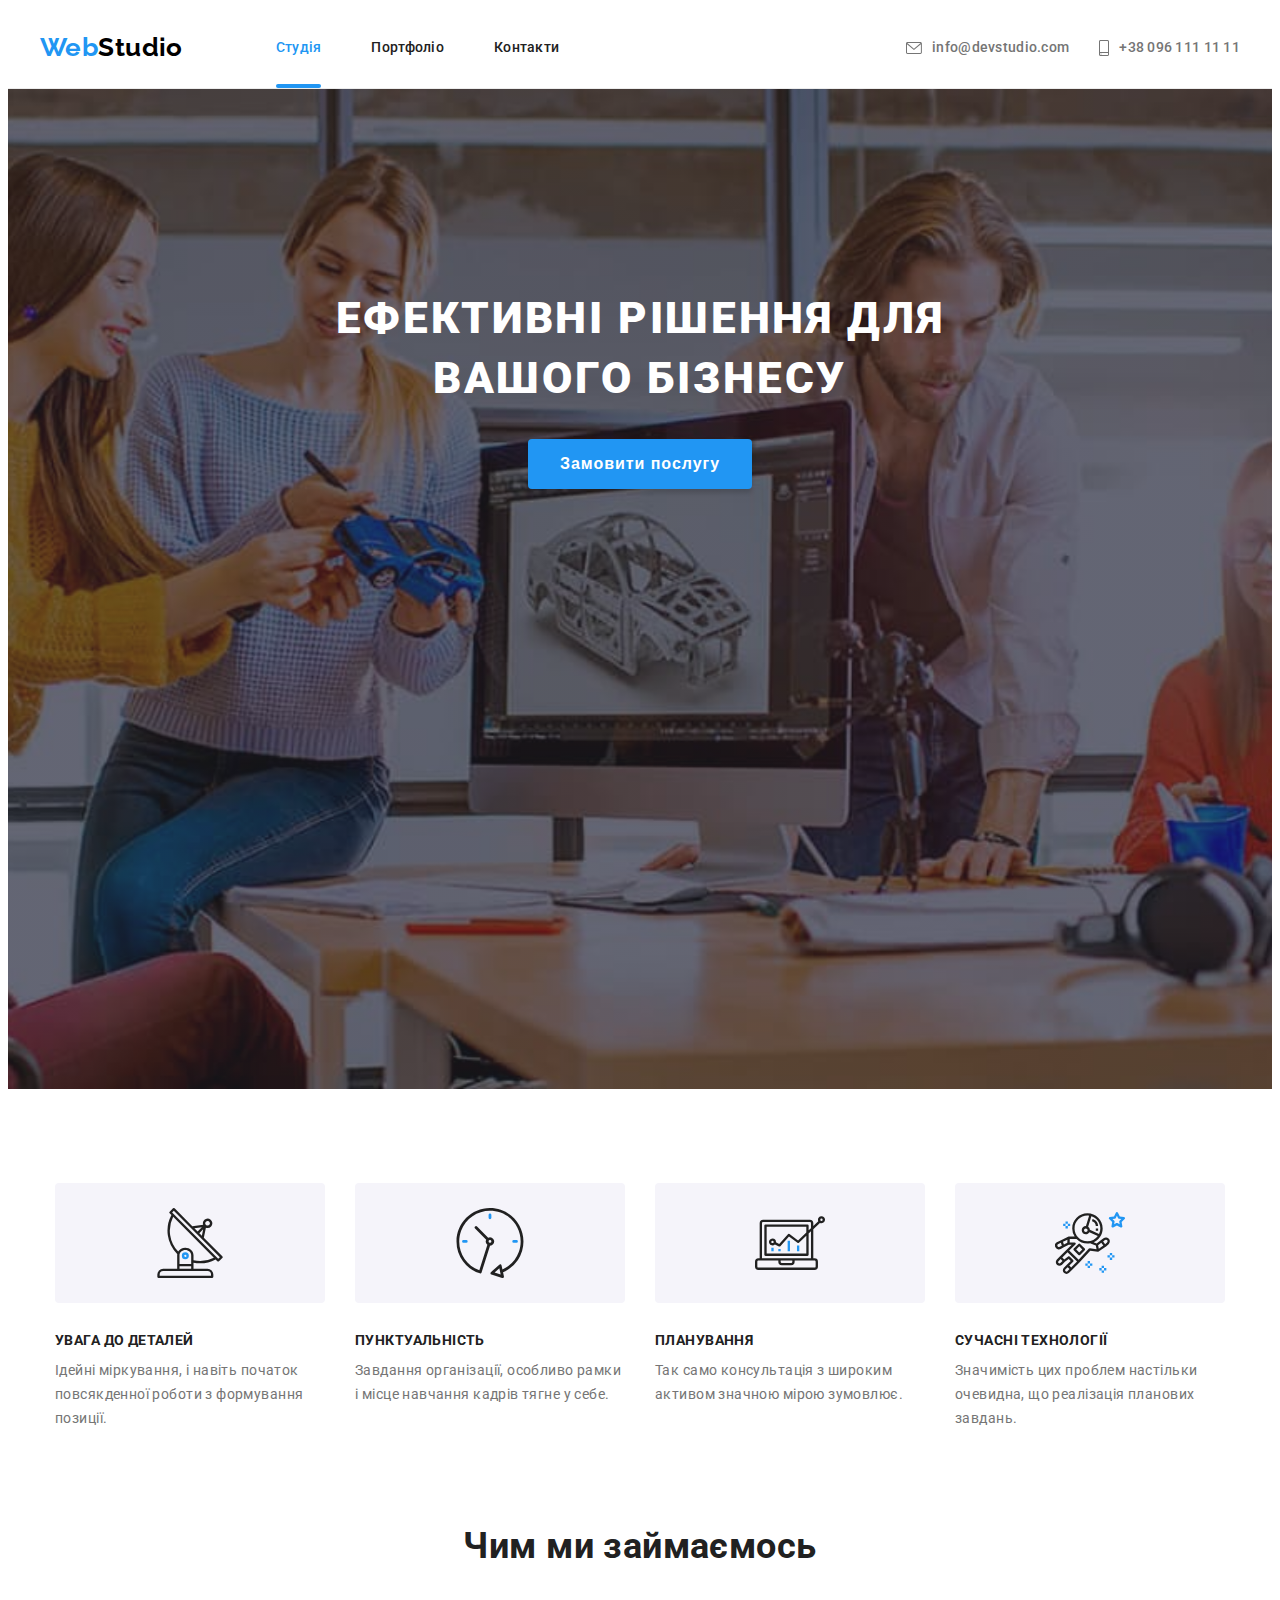
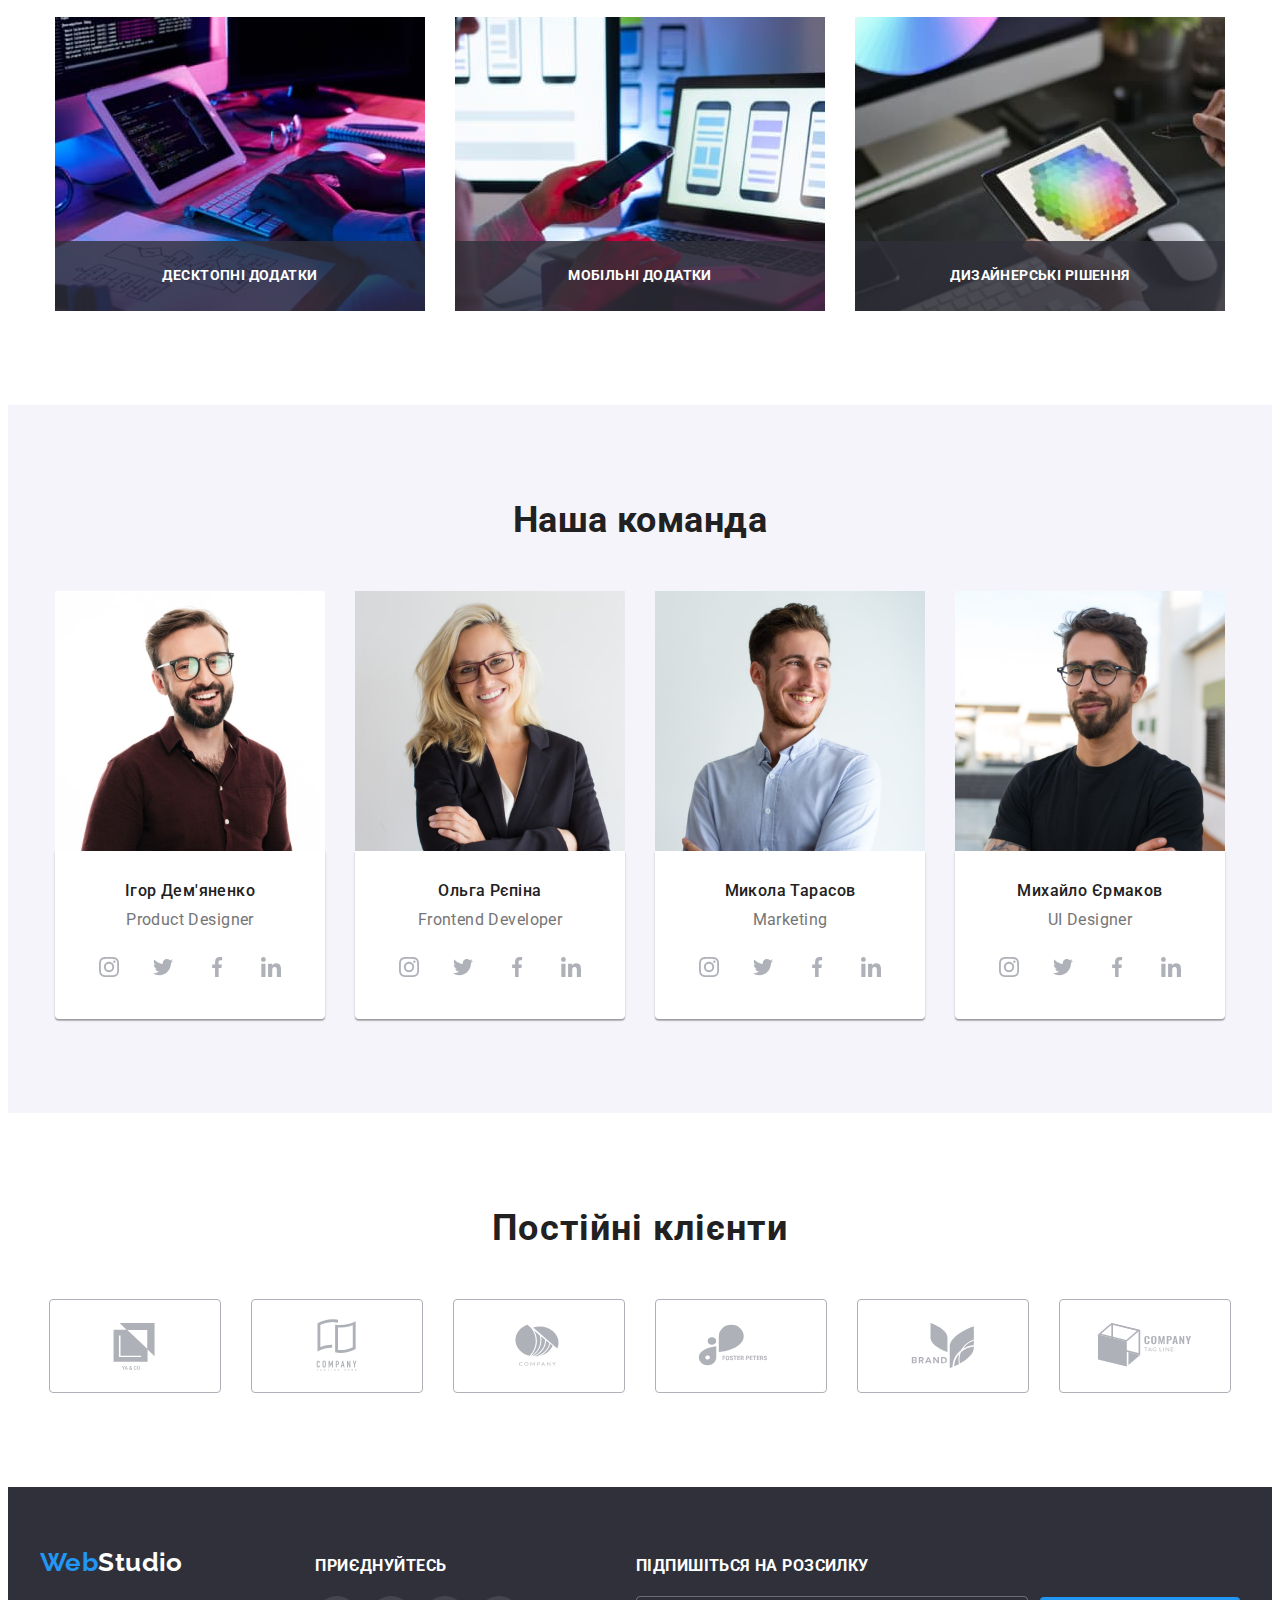
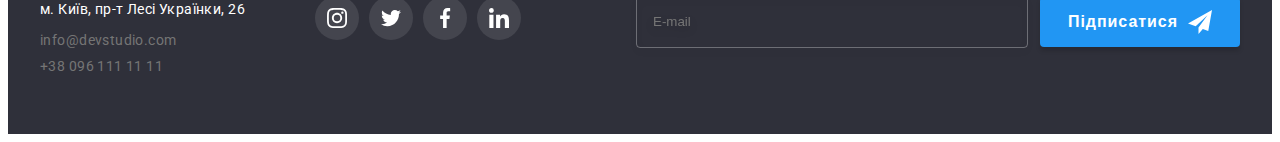
<file: index.html>
<!DOCTYPE html>
<html lang="uk">
  <head>
    <meta charset="UTF-8" />
    <meta http-equiv="X-UA-Compatible" content="IE=edge" />
    <meta name="viewport" content="width=device-width, initial-scale=1.0" />
    <title>студія</title>

    <!-- fonts -->
    <link rel="preconnect" href="https://fonts.googleapis.com" />
    <link rel="preconnect" href="https://fonts.gstatic.com" crossorigin />
    <link
      href="https://fonts.googleapis.com/css2?family=Raleway:wght@700&family=Roboto:wght@400;500;700;900&display=swap"
      rel="stylesheet"
    />

    <!-- normalize -->
    <link
      rel="stylesheet"
      href="https://cdnjs.cloudflare.com/ajax/libs/modern-normalize/1.1.0/modern-normalize.min.css"
      integrity="sha512-wpPYUAdjBVSE4KJnH1VR1HeZfpl1ub8YT/NKx4PuQ5NmX2tKuGu6U/JRp5y+Y8XG2tV+wKQpNHVUX03MfMFn9Q=="
      crossorigin="anonymous"
      referrerpolicy="no-referrer"
    />

    <!-- styles -->
    <link rel="stylesheet" href="./css/style.css" />
  </head>

  <body>
    <!-- Хедер -->
    <header class="header">
      <div class="header-flex container">
        <nav class="site-nav">
          <a href="./index.html" class="logo word"><span class="logo">Web</span>Studio</a>
          <ul class="anchors list">
            <li class="anchors-item"><a href="./index.html" class="link current">Студія</a></li>
            <li class="anchors-item"><a href="./portfolio.html" class="link">Портфоліо</a></li>
            <li class="anchors-item"><a href="./index.html" class="link">Контакти</a></li>
          </ul>
        </nav>
        <ul class="auth-nav">
          <li class="auth-nav-item">
            <a href="mailto:info@devstudio.com" class="link">
              <svg class="auth-icon-mail" width="16" height="12">
                <use href="./images/icons.svg#icon-mail"></use>
              </svg>
              info@devstudio.com</a
            >
          </li>
          <li class="auth-nav-item">
            <a href="tel:+380961111111" class="link">
              <svg class="auth-icon-smartphone" width="10" height="16">
                <use href="./images/icons.svg#icon-smartphone"></use>
              </svg>
              +38 096 111 11 11</a
            >
          </li>
        </ul>
      </div>
    </header>

    <main>
      <!-- Герой -->

      <section class="hero section">
        <div class="container">
          <h1 class="hero-title">Ефективні рішення для вашого бізнесу</h1>
          <button type="button" class="button" data-modal-open>Замовити послугу</button>
        </div>
        <div class="backdrop is-hidden" data-modal>
          <div class="modal is-hidden" data-modal>
            <button type="button" class="btn-close" data-modal-close>
              <svg class="icon-close" width="18" height="18">
                <use href="./images/icons.svg#icon-close"></use>
              </svg>
            </button>
            <form name="modal-form">
              <h2 class="modal-form-title">Залиште свої дані, ми вам передзвонимо</h2>
              <label for="modal-person" class="modal-form-label">Ім'я</label>
              <div class="modal-form-field">
                <input type="text" name="modal-person" id="modal-person" class="modal-form-input" />
                <svg class="modal-input-icon" width="18" height="18">
                  <use href="./images/icons.svg#icon-modal-person"></use>
                </svg>
              </div>
              <label for="modal-tel" class="modal-form-label">Телефон</label>
              <div class="modal-form-field">
                <input type="tel" name="modal-tel" id="modal-tel" class="modal-form-input" />
                <svg class="modal-input-icon" width="18" height="18">
                  <use href="./images/icons.svg#icon-modal-phone"></use>
                </svg>
              </div>
              <label for="modal-email" class="modal-form-label">Пошта</label>
              <div class="modal-form-field">
                <input type="email" name="modal-email" id="modal-email" class="modal-form-input" />
                <svg class="modal-input-icon" width="18" height="18">
                  <use href="./images/icons.svg#icon-modal-email"></use>
                </svg>
              </div>
              <label class="modal-form-label" for="modal-form-textarea">Коментар </label>
              <textarea
                name="modal-textarea"
                class="modal-form-textarea"
                placeholder="Введіть текст"
                id="modal-form-textarea"
              ></textarea>

              <div class="agreement">
                <input type="checkbox" name="agreement" id="agreement" class="agreement-checkbox" />
                <label for="agreement" class="agreement-label"
                  >Погоджуюся з розсилкою та приймаю
                  <a href="./index.html" class="agreement-link link">Умови договору</a>
                </label>
              </div>

              <button type="submit" class="modal-btn-send">Відправити</button>
            </form>
          </div>
        </div>
      </section>

      <!-- Особливості -->

      <section class="features section">
        <h2 class="visually-hidden">Особливості</h2>
        <div class="container">
          <ul class="section-flex">
            <li class="features-item">
              <div class="features-icon-card">
                <svg class="features-icon" width="70" height="70">
                  <use href="./images/icons.svg#icon-antenna"></use>
                </svg>
              </div>
              <h3 class="features-title">УВАГА ДО ДЕТАЛЕЙ</h3>
              <p class="features-list">
                Ідейні міркування, і навіть початок повсякденної роботи з формування позиції.
              </p>
            </li>
            <li class="features-item">
              <div class="features-icon-card">
                <svg class="features-icon" width="70" height="70">
                  <use href="./images/icons.svg#icon-clock"></use>
                </svg>
              </div>
              <h3 class="features-title">ПУНКТУАЛЬНІСТЬ</h3>
              <p class="features-list">
                Завдання організації, особливо рамки і місце навчання кадрів тягне у себе.
              </p>
            </li>
            <li class="features-item">
              <div class="features-icon-card">
                <svg class="features-icon" width="70" height="70">
                  <use href="./images/icons.svg#icon-diagram"></use>
                </svg>
              </div>
              <h3 class="features-title">ПЛАНУВАННЯ</h3>
              <p class="features-list">
                Так само консультація з широким активом значною мірою зумовлює.
              </p>
            </li>
            <li class="features-item">
              <div class="features-icon-card">
                <svg class="features-icon" width="70" height="70">
                  <use href="./images/icons.svg#icon-astronaut"></use>
                </svg>
              </div>
              <h3 class="features-title">СУЧАСНІ ТЕХНОЛОГІЇ</h3>
              <p class="features-list">
                Значимість цих проблем настільки очевидна, що реалізація планових завдань.
              </p>
            </li>
          </ul>
        </div>
      </section>

      <!-- Чим ми займаємось -->

      <section class="work section">
        <div class="container">
          <h2 class="section-title">Чим ми займаємось</h2>
          <ul class="section-flex">
            <li class="work-item">
              <img
                src="./images/box1.jpg"
                alt="комп'ютер, телефон та планшет"
                width="370"
                height="294"
              />
              <div class="work-overlay">
                <p class="work-overlay-text">Десктопні додатки</p>
              </div>
            </li>
            <li class="work-item">
              <img
                src="./images/box2.jpg"
                alt="комп'ютер, телефон та планшет"
                width="370"
                height="294"
              />
              <div class="work-overlay">
                <p class="work-overlay-text">Мобільні додатки</p>
              </div>
            </li>
            <li class="work-item">
              <img
                src="./images/box3.jpg"
                alt="комп'ютер, телефон та планшет"
                width="370"
                height="294"
              />
              <div class="work-overlay">
                <p class="work-overlay-text">Дизайнерські рішення</p>
              </div>
            </li>
          </ul>
        </div>
      </section>

      <!-- Наша команда -->

      <section class="team section">
        <div class="container">
          <h2 class="section-title">Наша команда</h2>
          <ul class="section-flex">
            <li class="team-item">
              <img src="./images/employee1.jpg" alt="молодий чоловік" width="270" height="260" />
              <div class="team-card">
                <h3 class="team-name">Ігор Дем'яненко</h3>
                <p lang="en" class="team-position">Product Designer</p>
                <ul class="socials list">
                  <li>
                    <a
                      class="socials-link link"
                      href="https://www.instagram.com"
                      target="_blank"
                      rel="noopener noreferrer"
                    >
                      <svg class="socials-icon" width="20" height="20">
                        <use href="./images/icons.svg#icon-instagram"></use>
                      </svg>
                    </a>
                  </li>
                  <li>
                    <a
                      class="socials-link link"
                      href="https://twitter.com"
                      target="_blank"
                      rel="noopener noreferrer"
                    >
                      <svg class="socials-icon" width="20" height="20">
                        <use href="./images/icons.svg#icon-twitter"></use>
                      </svg>
                    </a>
                  </li>
                  <li>
                    <a
                      class="socials-link link"
                      href="https://www.facebook.com"
                      target="_blank"
                      rel="noopener noreferrer"
                    >
                      <svg class="socials-icon" width="20" height="20">
                        <use href="./images/icons.svg#icon-facebook"></use>
                      </svg>
                    </a>
                  </li>
                  <li>
                    <a
                      class="socials-link link"
                      href="https://www.linkedin.com"
                      target="_blank"
                      rel="noopener noreferrer"
                    >
                      <svg class="socials-icon" width="20" height="20">
                        <use href="./images/icons.svg#icon-linkedin"></use>
                      </svg>
                    </a>
                  </li>
                </ul>
              </div>
            </li>
            <li class="team-item">
              <img src="./images/employee2.jpg" alt="молода жінка" width="270" height="260" />
              <div class="team-card">
                <h3 class="team-name">Ольга Рєпіна</h3>
                <p lang="en" class="team-position">Frontend Developer</p>
                <ul class="socials list">
                  <li>
                    <a
                      class="socials-link link"
                      href="https://www.instagram.com"
                      target="_blank"
                      rel="noopener noreferrer"
                    >
                      <svg class="socials-icon" width="20" height="20">
                        <use href="./images/icons.svg#icon-instagram"></use>
                      </svg>
                    </a>
                  </li>
                  <li>
                    <a
                      class="socials-link link"
                      href="https://twitter.com"
                      target="_blank"
                      rel="noopener noreferrer"
                    >
                      <svg class="socials-icon" width="20" height="20">
                        <use href="./images/icons.svg#icon-twitter"></use>
                      </svg>
                    </a>
                  </li>
                  <li>
                    <a
                      class="socials-link link"
                      href="https://www.facebook.com"
                      target="_blank"
                      rel="noopener noreferrer"
                    >
                      <svg class="socials-icon" width="20" height="20">
                        <use href="./images/icons.svg#icon-facebook"></use>
                      </svg>
                    </a>
                  </li>
                  <li>
                    <a
                      class="socials-link link"
                      href="https://www.linkedin.com"
                      target="_blank"
                      rel="noopener noreferrer"
                    >
                      <svg class="socials-icon" width="20" height="20">
                        <use href="./images/icons.svg#icon-linkedin"></use>
                      </svg>
                    </a>
                  </li>
                </ul>
              </div>
            </li>
            <li class="team-item">
              <img src="./images/employee3.jpg" alt="молодий чоловік" width="270" height="260" />
              <div class="team-card">
                <h3 class="team-name">Микола Тарасов</h3>
                <p lang="en" class="team-position">Marketing</p>
                <ul class="socials list">
                  <li>
                    <a
                      class="socials-link link"
                      href="https://www.instagram.com"
                      target="_blank"
                      rel="noopener noreferrer"
                    >
                      <svg class="socials-icon" width="20" height="20">
                        <use href="./images/icons.svg#icon-instagram"></use>
                      </svg>
                    </a>
                  </li>
                  <li>
                    <a
                      class="socials-link link"
                      href="https://twitter.com"
                      target="_blank"
                      rel="noopener noreferrer"
                    >
                      <svg class="socials-icon" width="20" height="20">
                        <use href="./images/icons.svg#icon-twitter"></use>
                      </svg>
                    </a>
                  </li>
                  <li>
                    <a
                      class="socials-link link"
                      href="https://www.facebook.com"
                      target="_blank"
                      rel="noopener noreferrer"
                    >
                      <svg class="socials-icon" width="20" height="20">
                        <use href="./images/icons.svg#icon-facebook"></use>
                      </svg>
                    </a>
                  </li>
                  <li>
                    <a
                      class="socials-link link"
                      href="https://www.linkedin.com"
                      target="_blank"
                      rel="noopener noreferrer"
                    >
                      <svg class="socials-icon" width="20" height="20">
                        <use href="./images/icons.svg#icon-linkedin"></use>
                      </svg>
                    </a>
                  </li>
                </ul>
              </div>
            </li>
            <li class="team-item">
              <img src="./images/employee4.jpg" alt="молодий чоловік" width="270" height="260" />
              <div class="team-card">
                <h3 class="team-name">Михайло Єрмаков</h3>
                <p lang="en" class="team-position">UI Designer</p>
                <ul class="socials list">
                  <li>
                    <a
                      class="socials-link link"
                      href="https://www.instagram.com"
                      target="_blank"
                      rel="noopener noreferrer"
                    >
                      <svg class="socials-icon" width="20" height="20">
                        <use href="./images/icons.svg#icon-instagram"></use>
                      </svg>
                    </a>
                  </li>
                  <li>
                    <a
                      class="socials-link link"
                      href="https://twitter.com"
                      target="_blank"
                      rel="noopener noreferrer"
                    >
                      <svg class="socials-icon" width="20" height="20">
                        <use href="./images/icons.svg#icon-twitter"></use>
                      </svg>
                    </a>
                  </li>
                  <li>
                    <a
                      class="socials-link link"
                      href="https://www.facebook.com"
                      target="_blank"
                      rel="noopener noreferrer"
                    >
                      <svg class="socials-icon" width="20" height="20">
                        <use href="./images/icons.svg#icon-facebook"></use>
                      </svg>
                    </a>
                  </li>
                  <li>
                    <a
                      class="socials-link link"
                      href="https://www.linkedin.com"
                      target="_blank"
                      rel="noopener noreferrer"
                    >
                      <svg class="socials-icon" width="20" height="20">
                        <use href="./images/icons.svg#icon-linkedin"></use>
                      </svg>
                    </a>
                  </li>
                </ul>
              </div>
            </li>
          </ul>
        </div>
      </section>

      <!-- Постійні клієнти -->
      <section class="customers section">
        <div class="container">
          <h2 class="customers-title">Постійні клієнти</h2>
          <ul class="customers-list section-flex">
            <li class="customers-item">
              <a class="customers-link link" href="./">
                <svg class="customers-icon" width="160" height="60">
                  <use href="./images/icons.svg#icon-logo-one"></use>
                </svg>
              </a>
            </li>
            <li class="customers-item">
              <a class="customers-link link" href="./index.html">
                <svg class="customers-icon" width="106" height="60">
                  <use href="./images/icons.svg#icon-logo-two"></use></svg
              ></a>
            </li>
            <li class="customers-item">
              <a class="customers-link link" href="./index.html">
                <svg class="customers-icon" width="106" height="60">
                  <use href="./images/icons.svg#icon-logo-three"></use></svg
              ></a>
            </li>
            <li class="customers-item">
              <a class="customers-link link" href="./index.html">
                <svg class="customers-icon" width="106" height="60">
                  <use href="./images/icons.svg#icon-logo-four"></use></svg
              ></a>
            </li>
            <li class="customers-item">
              <a class="customers-link link" href="./index.html">
                <svg class="customers-icon" width="106" height="60">
                  <use href="./images/icons.svg#icon-logo-five"></use></svg
              ></a>
            </li>
            <li class="customers-item">
              <a class="customers-link link" href="./index.html">
                <svg class="customers-icon" width="106" height="60">
                  <use href="./images/icons.svg#icon-logo-six"></use></svg
              ></a>
            </li>
          </ul>
        </div>
      </section>
    </main>

    <!-- Футер -->

    <footer class="footer-nav">
      <div class="container">
        <div class="footer-container">
          <a href="./index.html" class="footer-logo"><span class="logo">Web</span>Studio</a>

          <address>
            <ul class="address-list">
              <li class="footer-item">
                <a
                  href="https://goo.gl/maps/VjB6tUv4UDabMcXd7"
                  target="_blank"
                  rel="nooppener nofollow noreffener"
                  class="address-list link"
                  >м. Київ, пр-т Лесі Українки, 26</a
                >
              </li>
              <li class="footer-item">
                <a href="mailto:info@devstudio.com" class="footer-link link">info@devstudio.com</a>
              </li>
              <li class="footer-item">
                <a href="tel:+380961111111" class="footer-link link">+38 096 111 11 11</a>
              </li>
            </ul>
          </address>
        </div>
        <div class="footer-socials-container">
          <h3 class="footer-socials-title">Приєднуйтесь</h3>
          <ul class="socials-footer list">
            <li class="socials-footer-item">
              <a
                class="socials-link link"
                href="https://www.instagram.com"
                target="_blank"
                rel="noopener noreferrer"
              >
                <svg class="socials-icon" width="20" height="20">
                  <use href="./images/icons.svg#icon-instagram"></use>
                </svg>
              </a>
            </li>
            <li class="socials-footer-item">
              <a
                class="socials-link link"
                href="https://twitter.com"
                target="_blank"
                rel="noopener noreferrer"
              >
                <svg class="socials-icon" width="20" height="20">
                  <use href="./images/icons.svg#icon-twitter"></use>
                </svg>
              </a>
            </li>
            <li class="socials-footer-item">
              <a
                class="socials-link link"
                href="https://www.facebook.com"
                target="_blank"
                rel="noopener noreferrer"
              >
                <svg class="socials-icon" width="20" height="20">
                  <use href="./images/icons.svg#icon-facebook"></use>
                </svg>
              </a>
            </li>
            <li class="socials-footer-item">
              <a
                class="socials-link link"
                href="https://www.linkedin.com"
                target="_blank"
                rel="noopener noreferrer"
              >
                <svg class="socials-icon" width="20" height="20">
                  <use href="./images/icons.svg#icon-linkedin"></use>
                </svg>
              </a>
            </li>
          </ul>
        </div>
        <form name="subscription-form" class="subscription-form">
          <h3 class="subscription-title">Підпишіться на розсилку</h3>
          <div class="subscription-field">
            <input
              type="email"
              name="subscription"
              id="subscription"
              placeholder="E-mail"
              class="subscription-input"
            />
            <label for="subscription" class="subscription-label"></label>

            <button type="submit" class="subscription-btn">
              Підписатися
              <svg class="subscription-icon" width="24" height="24">
                <use href="./images/icons.svg#icon-subscription"></use>
              </svg>
            </button>
          </div>
        </form>
      </div>
    </footer>

    <script src="./js/modal.js"></script>
  </body>
</html>
</file>
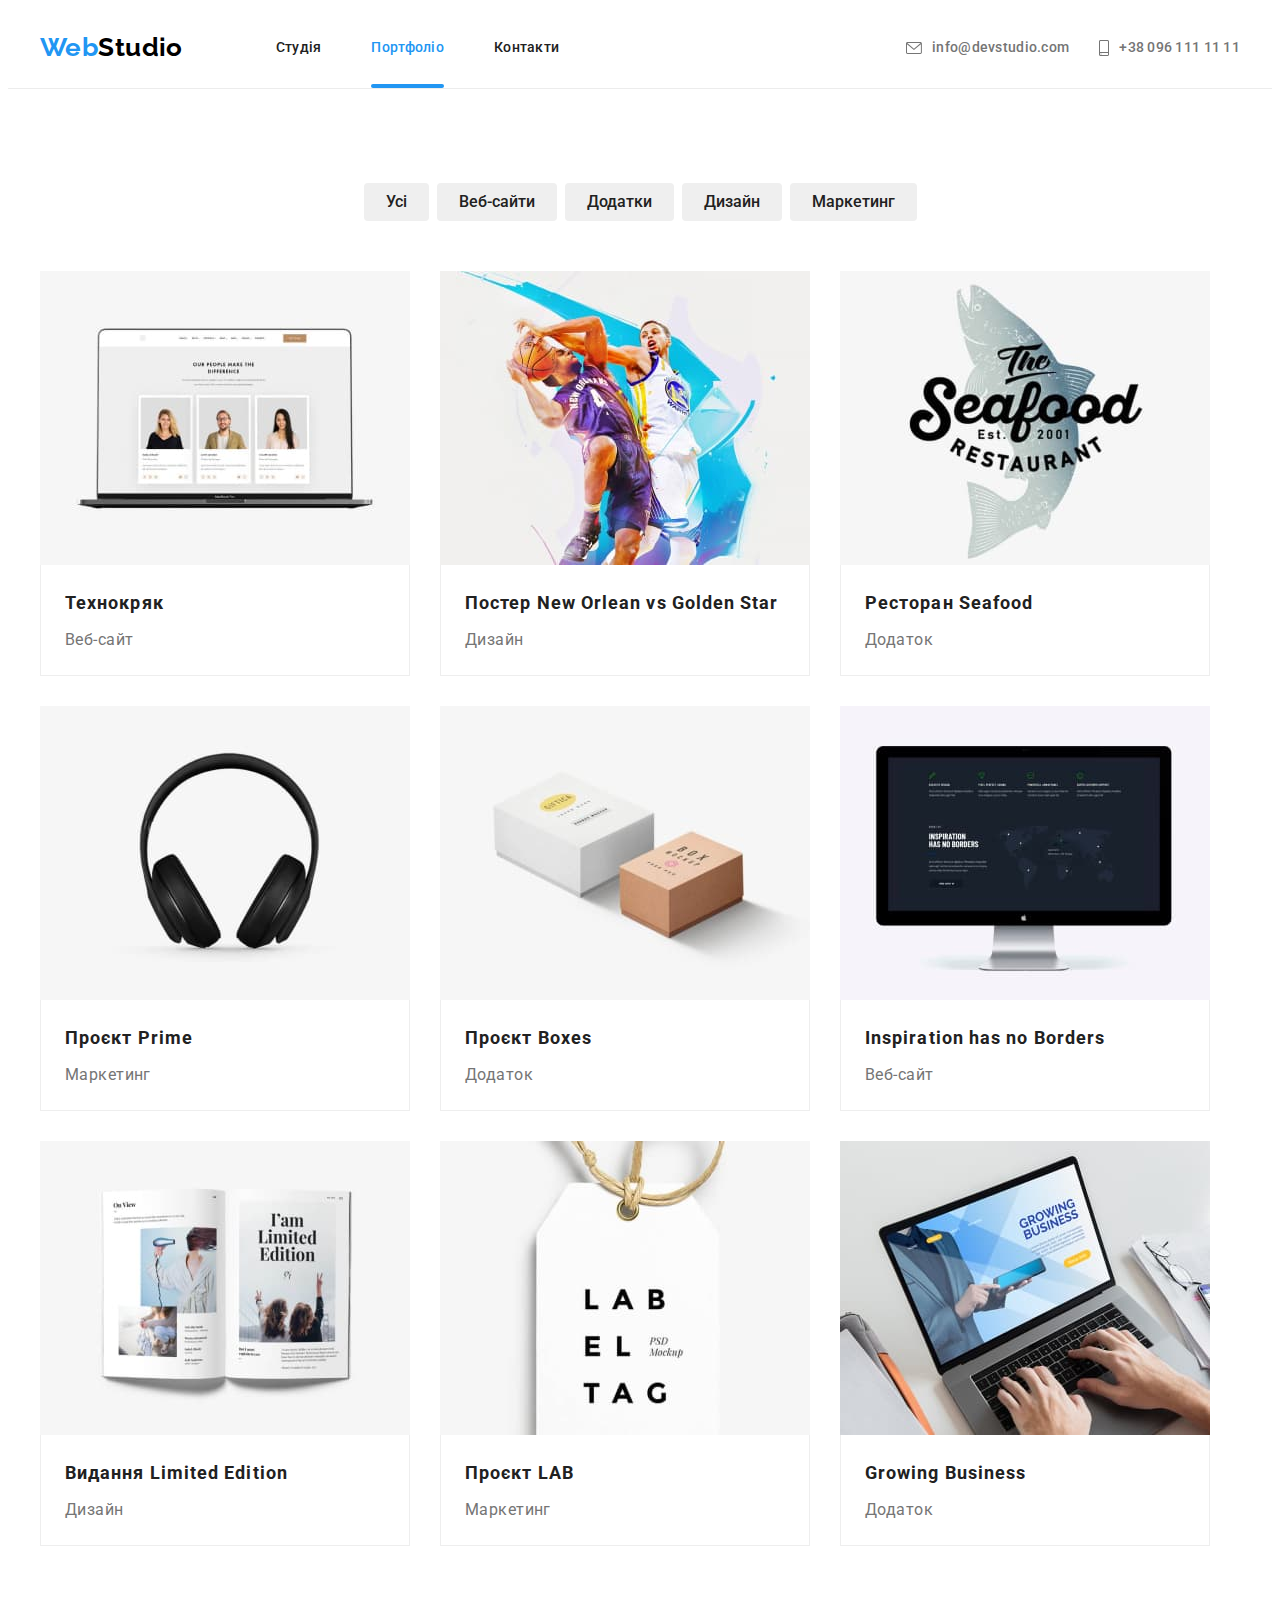
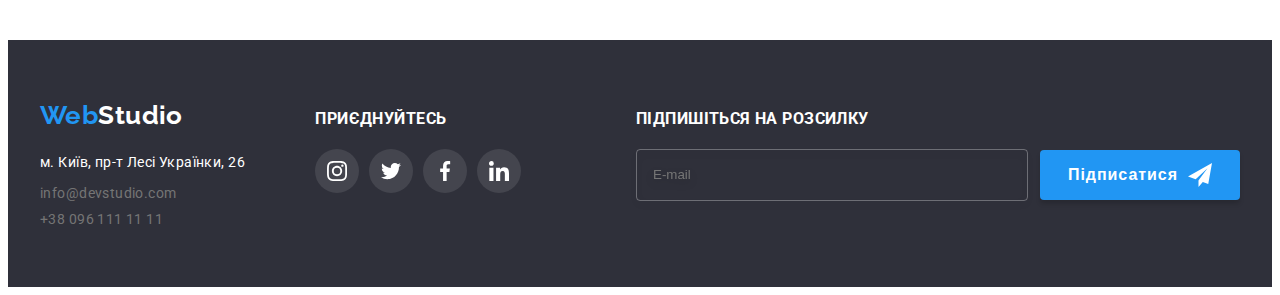
<file: portfolio.html>
<!DOCTYPE html>
<html lang="uk">
  <head>
    <meta charset="UTF-8" />
    <meta http-equiv="X-UA-Compatible" content="IE=edge" />
    <meta name="viewport" content="width=device-width, initial-scale=1.0" />
    <title>портфоліо</title>

    <!-- fonts -->
    <link rel="preconnect" href="https://fonts.googleapis.com" />
    <link rel="preconnect" href="https://fonts.gstatic.com" crossorigin />
    <link
      href="https://fonts.googleapis.com/css2?family=Raleway:wght@700&family=Roboto:wght@400;500;700;900&display=swap"
      rel="stylesheet"
    />

    <!-- normalize -->
    <link
      rel="stylesheet"
      href="https://cdnjs.cloudflare.com/ajax/libs/modern-normalize/1.1.0/modern-normalize.min.css"
      integrity="sha512-wpPYUAdjBVSE4KJnH1VR1HeZfpl1ub8YT/NKx4PuQ5NmX2tKuGu6U/JRp5y+Y8XG2tV+wKQpNHVUX03MfMFn9Q=="
      crossorigin="anonymous"
      referrerpolicy="no-referrer"
    />

    <!-- styles -->
    <link rel="stylesheet" href="./css/style.css" />
  </head>

  <body>
    <!-- Хедер -->
    <header class="header">
      <div class="header-flex container">
        <nav class="site-nav">
          <a href="./index.html" class="logo word"><span class="logo">Web</span>Studio</a>
          <ul class="anchors list">
            <li class="anchors-item"><a href="./index.html" class="link">Студія</a></li>
            <li class="anchors-item">
              <a href="./portfolio.html" class="link current">Портфоліо</a>
            </li>
            <li class="anchors-item"><a href="./index.html" class="link">Контакти</a></li>
          </ul>
        </nav>
        <ul class="auth-nav">
          <li class="auth-nav-item">
            <a href="mailto:info@devstudio.com" class="link">
              <svg class="auth-icon-mail" width="16" height="12">
                <use href="./images/icons.svg#icon-mail"></use>
              </svg>
              info@devstudio.com</a
            >
          </li>
          <li class="auth-nav-item">
            <a href="tel:+380961111111" class="link">
              <svg class="auth-icon-smartphone" width="10" height="16">
                <use href="./images/icons.svg#icon-smartphone"></use>
              </svg>
              +38 096 111 11 11</a
            >
          </li>
        </ul>
      </div>
    </header>

    <main>
      <section class="section">
        <div class="container">
          <h1 class="visually-hidden">Портфоліо робіт</h1>
          <ul class="site-nav-btn section-flex">
            <li class="portfolio-item"><button type="button" class="btn">Усі</button></li>
            <li class="portfolio-item"><button type="button" class="btn">Веб-сайти</button></li>
            <li class="portfolio-item"><button type="button" class="btn">Додатки</button></li>
            <li class="portfolio-item"><button type="button" class="btn">Дизайн</button></li>
            <li class="portfolio-item"><button type="button" class="btn">Маркетинг</button></li>
          </ul>
          <ul class="portfolio">
            <li class="portfolio-card">
              <a class="portfolio-link link" href="./portfolio.html">
                <div class="portfolio-thumb">
                  <img
                    src="./images/portfolio1.jpg"
                    alt="монітор ноутбука"
                    width="370"
                    height="294"
                  />
                  <div class="overlay">
                    <p class="overlay-text">
                      Ресурс пропонує комплексні пропозиції з різним рівнем функціоналу та сервісів.
                      Все це дозволить відвідувачу отримати вичерпні відомості про компанію чи
                      приватну особу.
                    </p>
                  </div>
                </div>
                <div class="card-description">
                  <h2 class="portfolio-title">Технокряк</h2>
                  <p class="portfolio-name">Веб-сайт</p>
                </div>
              </a>
            </li>
            <li class="portfolio-card">
              <a class="portfolio-link link" href="./portfolio.html">
                <div class="portfolio-thumb">
                  <img
                    src="./images/portfolio2.jpg"
                    alt="постер з баскетболітсами"
                    width="370"
                    height="294"
                  />
                  <div class="overlay">
                    <p class="overlay-text">
                      Ресурс пропонує комплексні пропозиції з різним рівнем функціоналу та сервісів.
                      Все це дозволить відвідувачу отримати вичерпні відомості про компанію чи
                      приватну особу.
                    </p>
                  </div>
                </div>
                <div class="card-description">
                  <h2 class="portfolio-title">
                    Постер <span lang="en">New Orlean vs Golden Star</span>
                  </h2>
                  <p class="portfolio-name">Дизайн</p>
                </div>
              </a>
            </li>
            <li class="portfolio-card">
              <a class="portfolio-link link" href="./portfolio.html">
                <div class="portfolio-thumb">
                  <img
                    src="./images/portfolio3.jpg"
                    alt="логотип ресторану"
                    width="370"
                    height="294"
                  />
                  <div class="overlay">
                    <p class="overlay-text">
                      Ресурс пропонує комплексні пропозиції з різним рівнем функціоналу та сервісів.
                      Все це дозволить відвідувачу отримати вичерпні відомості про компанію чи
                      приватну особу.
                    </p>
                  </div>
                </div>
                <div class="card-description">
                  <h2 class="portfolio-title">Ресторан <span lang="en">Seafood</span></h2>
                  <p class="portfolio-name">Додаток</p>
                </div>
              </a>
            </li>
            <li class="portfolio-card">
              <a class="portfolio-link link" href="./portfolio.html">
                <div class="portfolio-thumb">
                  <img src="./images/portfolio4.jpg" alt="навушники" width="370" height="294" />
                  <div class="overlay">
                    <p class="overlay-text">
                      Ресурс пропонує комплексні пропозиції з різним рівнем функціоналу та сервісів.
                      Все це дозволить відвідувачу отримати вичерпні відомості про компанію чи
                      приватну особу.
                    </p>
                  </div>
                </div>
                <div class="card-description">
                  <h2 class="portfolio-title">Проєкт <span lang="en">Prime</span></h2>
                  <p class="portfolio-name">Маркетинг</p>
                </div>
              </a>
            </li>
            <li class="portfolio-card">
              <a class="portfolio-link link" href="./portfolio.html">
                <div class="portfolio-thumb">
                  <img
                    src="./images/portfolio5.jpg"
                    alt="дві маленькі коробки"
                    width="370"
                    height="294"
                  />
                  <div class="overlay">
                    <p class="overlay-text">
                      Ресурс пропонує комплексні пропозиції з різним рівнем функціоналу та сервісів.
                      Все це дозволить відвідувачу отримати вичерпні відомості про компанію чи
                      приватну особу.
                    </p>
                  </div>
                </div>
                <div class="card-description">
                  <h2 class="portfolio-title">Проєкт <span lang="en">Boxes</span></h2>
                  <p class="portfolio-name">Додаток</p>
                </div>
              </a>
            </li>
            <li class="portfolio-card">
              <a class="portfolio-link link" href="./portfolio.html">
                <div class="portfolio-thumb">
                  <img
                    src="./images/portfolio6.jpg"
                    alt="монітор комп'ютера"
                    width="370"
                    height="294"
                  />
                  <div class="overlay">
                    <p class="overlay-text">
                      Ресурс пропонує комплексні пропозиції з різним рівнем функціоналу та сервісів.
                      Все це дозволить відвідувачу отримати вичерпні відомості про компанію чи
                      приватну особу.
                    </p>
                  </div>
                </div>
                <div class="card-description">
                  <h2 lang="en" class="portfolio-title">Inspiration has no Borders</h2>
                  <p class="portfolio-name">Веб-сайт</p>
                </div>
              </a>
            </li>

            <li class="portfolio-card">
              <a class="portfolio-link link" href="./portfolio.html">
                <div class="portfolio-thumb">
                  <img
                    src="./images/portfolio7.jpg"
                    alt="відкрита книга"
                    width="370"
                    height="294"
                  />
                  <div class="overlay">
                    <p class="overlay-text">
                      Ресурс пропонує комплексні пропозиції з різним рівнем функціоналу та сервісів.
                      Все це дозволить відвідувачу отримати вичерпні відомості про компанію чи
                      приватну особу.
                    </p>
                  </div>
                </div>
                <div class="card-description">
                  <h2 class="portfolio-title">Видання <span lang="en">Limited Edition</span></h2>
                  <p class="portfolio-name">Дизайн</p>
                </div>
              </a>
            </li>
            <li class="portfolio-card">
              <a class="portfolio-link link" href="./portfolio.html">
                <div class="portfolio-thumb">
                  <img
                    src="./images/portfolio8.jpg"
                    alt="логотип проекту"
                    width="370"
                    height="294"
                  />
                  <div class="overlay">
                    <p class="overlay-text">
                      Ресурс пропонує комплексні пропозиції з різним рівнем функціоналу та сервісів.
                      Все це дозволить відвідувачу отримати вичерпні відомості про компанію чи
                      приватну особу.
                    </p>
                  </div>
                </div>
                <div class="card-description">
                  <h2 class="portfolio-title">Проєкт <span lang="en">LAB</span></h2>
                  <p class="portfolio-name">Маркетинг</p>
                </div>
              </a>
            </li>
            <li class="portfolio-card">
              <a class="portfolio-link link" href="./portfolio.html">
                <div class="portfolio-thumb">
                  <img
                    src="./images/portfolio9.jpg"
                    alt="відкритий ноутбук"
                    width="370"
                    height="294"
                  />
                  <div class="overlay">
                    <p class="overlay-text">
                      Ресурс пропонує комплексні пропозиції з різним рівнем функціоналу та сервісів.
                      Все це дозволить відвідувачу отримати вичерпні відомості про компанію чи
                      приватну особу.
                    </p>
                  </div>
                </div>
                <div class="card-description">
                  <h2 lang="en" class="portfolio-title">Growing Business</h2>
                  <p class="portfolio-name">Додаток</p>
                </div>
              </a>
            </li>
          </ul>
        </div>
      </section>
    </main>

    <!-- Футер -->
    <footer class="footer-nav">
      <div class="container">
        <div class="footer-container">
          <a href="./index.html" class="footer-logo"><span class="logo">Web</span>Studio</a>

          <address>
            <ul class="address-list">
              <li class="footer-item">
                <a
                  href="https://goo.gl/maps/VjB6tUv4UDabMcXd7"
                  target="_blank"
                  rel="nooppener nofollow noreffener"
                  class="address-list link"
                  >м. Київ, пр-т Лесі Українки, 26</a
                >
              </li>
              <li class="footer-item">
                <a href="mailto:info@devstudio.com" class="link">info@devstudio.com</a>
              </li>
              <li class="footer-item">
                <a href="tel:+380961111111" class="link">+38 096 111 11 11</a>
              </li>
            </ul>
          </address>
        </div>
        <div class="footer-socials-container">
          <h3 class="footer-socials-title">Приєднуйтесь</h3>
          <ul class="socials-footer list">
            <li>
              <a
                class="socials-link link"
                href="https://www.instagram.com"
                target="_blank"
                rel="noopener noreferrer"
              >
                <svg class="socials-icon" width="20" height="20">
                  <use href="./images/icons.svg#icon-instagram"></use>
                </svg>
              </a>
            </li>
            <li>
              <a
                class="socials-link link"
                href="https://twitter.com"
                target="_blank"
                rel="noopener noreferrer"
              >
                <svg class="socials-icon" width="20" height="20">
                  <use href="./images/icons.svg#icon-twitter"></use>
                </svg>
              </a>
            </li>
            <li>
              <a
                class="socials-link link"
                href="https://www.facebook.com"
                target="_blank"
                rel="noopener noreferrer"
              >
                <svg class="socials-icon" width="20" height="20">
                  <use href="./images/icons.svg#icon-facebook"></use>
                </svg>
              </a>
            </li>
            <li>
              <a
                class="socials-link link"
                href="https://www.linkedin.com"
                target="_blank"
                rel="noopener noreferrer"
              >
                <svg class="socials-icon" width="20" height="20">
                  <use href="./images/icons.svg#icon-linkedin"></use>
                </svg>
              </a>
            </li>
          </ul>
        </div>
        <form name="subscription-form" class="subscription-form">
          <h3 class="subscription-title">Підпишіться на розсилку</h3>
          <div class="subscription-field">
            <input
              type="email"
              name="subscription"
              id="subscription"
              placeholder="E-mail"
              class="subscription-input"
            />
            <label for="subscription" class="subscription-label"></label>

            <button type="submit" class="subscription-btn">
              Підписатися
              <svg class="subscription-icon" width="24" height="24">
                <use href="./images/icons.svg#icon-subscription"></use>
              </svg>
            </button>
          </div>
        </form>
      </div>
    </footer>
  </body>
</html>
</file>
<file: css/style.css>
/* колір фону шапки #FFFFFF */
/* колір фону героя та футера #2F303A */
/* колір фону секцій особливості та робіт #F5F5F5 */
/* колір фону секціі з командою #F5F4FA */
/* колір тексту основний #757575 */
/* колір тексту другорядний #212121 */
/* колір акценту #2196F3 */

:root {
  --main-white-color: #ffffff;
  --second-section-color: #2f303a;
  --third-section-color: #f5f5f5;
  --team-section-color: #f5f4fa;
  --main-text-color: #757575;
  --secondary-text-color: #212121;
  --accent-color: #2196f3;
  --logo-header-color: #000000;
  --address-footer-color: rgba(255, 255, 255, 0.6);
  --geolocation-color: #ffffff;
  --customers-color: #afb1b8;
  --modal-form-color: rgba(33, 33, 33, 0.2);
}

/* Розмітка сторінки index.html */

/* значення властивостей для боді */

body {
  font-family: 'Roboto', sans-serif;
  font-size: 14px;
  letter-spacing: 0.03em;

  background-color: var(--main-white-color);
  color: var(--main-text-color);
}

/* скидання стилів браузера  та стилі-утиліти */
h1,
h2,
h3,
h4,
h5,
h6,
p {
  margin: 0;
}

img {
  display: block;
  max-width: 100%;
  height: auto;
}

ul {
  list-style: none;
  margin: 0;
  padding-left: 0;
}

.section {
  padding-top: 94px;
  padding-bottom: 94px;
}

.section-flex {
  display: flex;
  justify-content: center;
}

.link {
  text-decoration: none;
  color: inherit;
}

/* Контейнер */

.container {
  max-width: 1200px;
  padding-left: 15px;
  padding-right: 15px;
  margin: 0 auto;
}

.visually-hidden {
  position: absolute;
  width: 1px;
  height: 1px;
  margin: -1px;
  border: 0;
  padding: 0;

  white-space: nowrap;
  clip-path: inset(100%);
  clip: rect(0 0 0 0);
  overflow: hidden;
}

/* Хедер */

.header {
  border-bottom: 1px solid #ececec;
}

.header-flex {
  display: flex;
  margin: 0 auto;
  align-items: center;
}

.logo.word {
  margin-right: 93px;

  font-family: 'Raleway';
  font-style: normal;
  font-weight: 700;
  font-size: 26px;
  line-height: 1.2;
  text-decoration: none;

  color: var(--logo-header-color);
}

.logo {
  color: var(--accent-color);
}

.site-nav {
  display: flex;

  margin-right: auto;

  align-items: center;
}

.anchors {
  display: flex;
  gap: 50px;
}

.anchors .link {
  position: relative;

  display: block;
  padding-top: 32px;
  padding-bottom: 32px;

  font-weight: 500;
  line-height: 1.14;
  letter-spacing: 0.02em;

  color: var(--secondary-text-color);

  transition: color 250ms cubic-bezier(0.4, 0, 0.2, 1);
}

.anchors .link:hover,
.anchors .link:focus {
  color: var(--accent-color);
}

.anchors.list .link.current {
  color: var(--accent-color);
}

.auth-nav {
  display: flex;
  align-items: center;
}

.auth-nav-item:not(:last-child) {
  margin-right: 30px;
}

.auth-nav .link {
  display: flex;
  align-items: center;
  padding-top: 32px;
  padding-bottom: 32px;
  gap: 10px;

  font-weight: 500;
  line-height: 1.14;
  letter-spacing: 0.02em;

  color: var(--main-text-color);

  transition: color 250ms cubic-bezier(0.4, 0, 0.2, 1);
}

.auth-nav .link:hover,
.auth-nav .link:focus {
  color: var(--accent-color);
}

.auth-icon-mail,
.auth-icon-smartphone {
  fill: currentColor;
}

.anchors .link.current::after {
  content: '';
  position: absolute;
  left: 0;
  bottom: 0;

  width: 100%;
  height: 4px;

  background-color: var(--accent-color);
  border-radius: 2px;
}

/* Герой */

.hero.section {
  padding: 200px 0;
  min-height: 600px;
  max-width: 1600px;
  margin: 0 auto;
  text-align: center;

  background-image: linear-gradient(to right, rgba(47, 48, 58, 0.4), rgba(47, 48, 58, 0.4)),
    url('../images/Hero-background.jpg');
  background-color: #c4c4c4;
  background-size: cover;
  background-position: center;
  background-repeat: no-repeat;
}

.hero-title {
  width: 696px;
  margin-left: auto;
  margin-right: auto;
  margin-bottom: 30px;

  font-weight: 900;
  font-size: 44px;
  line-height: 1.36;
  letter-spacing: 0.06em;
  text-transform: uppercase;

  color: var(--main-white-color);
}

.hero .button {
  min-width: 216px;
  padding: 10px 32px;

  font-weight: 700;
  font-size: 16px;
  line-height: 1.88;
  align-items: center;
  letter-spacing: 0.06em;
  cursor: pointer;

  color: var(--main-white-color);
  background-color: var(--accent-color);
  box-shadow: 0px 4px 4px rgba(0, 0, 0, 0.15);
  border: 0;
  border-radius: 4px;

  /* transition: color 250ms cubic-bezier(0.4, 0, 0.2, 1),
    background-color 250ms cubic-bezier(0.4, 0, 0.2, 1),
    box-shadow 250ms cubic-bezier(0.4, 0, 0.2, 1); */
}

/* .hero .button:hover,
.hero .button:focus {
  color: var(--accent-color);
  background-color: #ffffff;
  
} */

/* Особливості */

.features.section {
  padding-bottom: 0;
}

.features-title {
  font-size: 14px;
  line-height: 1.14;
  text-transform: uppercase;

  color: var(--secondary-text-color);

  margin-bottom: 10px;
}

.features-list {
  line-height: 1.71;
}

.features-item {
  max-width: 270px;
}

.features-item:not(:last-child) {
  margin-right: 30px;
}

.features-icon-card {
  display: flex;
  justify-content: center;
  align-items: center;

  height: 120px;
  margin-bottom: 30px;

  background-color: var(--team-section-color);
  border-radius: 4px;
}

/* Чим ми займаємось */
.work-item {
  position: relative;
}

.work-item:not(:last-child) {
  margin-right: 30px;
}

.section-title {
  font-size: 36px;
  line-height: 1.17;
  text-align: center;

  color: var(--secondary-text-color);

  margin-bottom: 50px;
}

.work-overlay {
  position: absolute;
  bottom: 0;
  width: 100%;
  padding: 27px 0;

  background-color: rgba(47, 48, 58, 0.8);
}

.work-overlay-text {
  font-weight: 700;
  line-height: 1.14;
  text-align: center;
  text-transform: uppercase;

  color: var(--main-white-color);
}

/* Наша команда */

.team {
  background-color: var(--team-section-color);
}

.team-card {
  padding: 30px;

  text-align: center;

  background: var(--main-white-color);

  box-shadow: 0px 1px 3px rgba(0, 0, 0, 0.12), 0px 1px 1px rgba(0, 0, 0, 0.14),
    0px 2px 1px rgba(0, 0, 0, 0.2);
  border-radius: 0px 0px 4px 4px;
}

.team-item:not(:last-child) {
  margin-right: 30px;
}

.team-name {
  margin-bottom: 10px;

  font-weight: 500;
  font-size: 16px;
  line-height: 1.19;

  color: var(--secondary-text-color);
}

.team-position {
  font-size: 16px;
  line-height: 1.19;
  margin-bottom: 16px;
}

/* Соцмережі */

.socials {
  display: flex;
  justify-content: center;
  align-items: center;
  gap: 10px;
}

.socials-link {
  display: flex;
  justify-content: center;
  align-items: center;
  width: 44px;
  height: 44px;
  border-radius: 50%;
  color: var(--customers-color);
  background-color: transparent;

  transition: color 250ms cubic-bezier(0.4, 0, 0.2, 1),
    background-color 250ms cubic-bezier(0.4, 0, 0.2, 1);
}

.socials-link:hover,
.socials-link:focus {
  color: var(--main-white-color);
  background-color: var(--accent-color);
}

.socials-icon {
  fill: currentColor;
}

/* Постійні клієнти */

.customers-title {
  margin-bottom: 50px;

  font-size: 36px;
  line-height: 1.17;
  text-align: center;
  letter-spacing: 0.03em;

  color: var(--secondary-text-color);
}

.customers-list {
  gap: 30px;
}

.customers-link {
  display: inline-flex;
  justify-content: center;
  align-items: center;

  min-width: 170px;
  height: 92px;

  color: var(--customers-color);
  border: 1px solid var(--customers-color);
  border-radius: 4px;

  transition: color 250ms cubic-bezier(0.4, 0, 0.2, 1), border 250ms cubic-bezier(0.4, 0, 0.2, 1);
}

.customers-link:hover,
.customers-link:focus {
  color: var(--accent-color);
  border-color: var(--accent-color);
}

.customers-icon {
  fill: currentColor;
}

/* Футер */

address {
  font-style: normal;
}

.footer-nav {
  padding-top: 60px;
  padding-bottom: 60px;

  background-color: var(--second-section-color);
}

.footer-logo {
  display: inline-block;
  margin-bottom: 20px;

  font-family: 'Raleway';
  font-style: normal;
  font-weight: 700;
  font-size: 26px;
  line-height: 1.2;
  text-decoration: none;

  color: var(--main-white-color);
}

.footer-item:not(:last-child) {
  margin-bottom: 10px;
}

.address-list.link {
  line-height: 1.71;

  color: var(--geolocation-color);

  transition: color 250ms cubic-bezier(0.4, 0, 0.2, 1);
}

.address-list .link:hover,
.address-list .link:focus {
  color: var(--accent-color);
}

.address-list .link {
  transition: color 250ms cubic-bezier(0.4, 0, 0.2, 1);
}

.footer-link {
  color: var(--footer-text-color);
}

.address-list .link:hover,
.address-list .link:focus,
.footer-link:hover,
.footer-link:focus {
  color: var(--accent-color);
}

.footer-nav > .container {
  display: flex;
  align-items: baseline;
}

.footer-container {
  margin-right: 70px;
}

.footer-socials-title {
  margin-bottom: 20px;
  line-height: 1.14;
  letter-spacing: 0.03em;
  text-transform: uppercase;

  color: var(--main-white-color);
}

.socials-footer {
  display: flex;
  align-items: baseline;
  gap: 10px;
}

.socials-footer-item {
  width: 44px;
  height: 44px;
  border-radius: 50%;
}

.socials-footer .socials-link {
  color: var(--main-white-color);
  background-color: rgba(255, 255, 255, 0.1);

  transition: background-color 250ms cubic-bezier(0.4, 0, 0.2, 1);
}

.socials-footer .socials-link:hover,
.socials-footer .socials-link:focus {
  background-color: var(--accent-color);
}

/* Підписка */

.subscription-form {
  margin-left: auto;
}

.subscription-field {
  position: relative;
  display: flex;
  align-items: center;
  justify-content: flex-start;
}

.subscription-title {
  margin-bottom: 20px;
  line-height: 1.14;
  text-transform: uppercase;

  color: var(--main-white-color);
}

.subscription-input {
  padding: 0 16px;
  margin-right: 12px;
  width: 358px;
  height: 50px;

  color: var(--main-white-color);
  background-color: transparent;
  border: 1px solid rgba(255, 255, 255, 0.3);
  filter: drop-shadow(0px 4px 4px rgba(0, 0, 0, 0.15));
  border-radius: 4px;
}

.subscription-input::placeholder {
  color: var(--main-text-color);
}

.subscription-btn {
  display: flex;
  align-items: center;
  justify-content: center;
  gap: 10px;

  padding: 10px;
  width: 200px;
  height: 50px;

  font-weight: 700;
  font-size: 16px;
  line-height: 1.88;
  text-align: center;
  letter-spacing: 0.06em;
  cursor: pointer;

  color: var(--main-white-color);

  background-color: var(--accent-color);
  box-shadow: 0px 4px 4px rgba(0, 0, 0, 0.15);
  border-radius: 4px;
  border: none;
}

.subscription-icon {
  fill: currentColor;
}

/* стилі для портфоліо */

.site-nav-btn.section-flex {
  margin-bottom: 50px;

  justify-content: center;
}

.site-nav-btn .portfolio-item:not(:last-child) {
  margin-right: 8px;
}

.site-nav-btn .btn {
  padding: 6px 22px;
  font-family: inherit;
  font-weight: 500;
  font-size: 16px;
  line-height: 1.62;
  text-align: center;
  cursor: pointer;

  color: var(--secondary-text-color);

  border: 0;
  border-radius: 4px;

  transition: color 250ms cubic-bezier(0.4, 0, 0.2, 1),
    background-color 250ms cubic-bezier(0.4, 0, 0.2, 1),
    box-shadow 250ms cubic-bezier(0.4, 0, 0.2, 1);
}

.site-nav-btn .btn:hover,
.site-nav-btn .btn:focus {
  background-color: var(--accent-color);
  color: var(--main-white-color);
  box-shadow: 0px 3px 1px rgba(0, 0, 0, 0.1), 0px 1px 2px rgba(0, 0, 0, 0.08),
    0px 2px 2px rgba(0, 0, 0, 0.12);
}

.portfolio {
  display: flex;
  flex-wrap: wrap;
  gap: 30px;
}

.portfolio-card {
  width: 370px;
}

.card-description {
  --card-color: #eeeeee;
  padding: 20px 24px;

  background: var(--main-white-color);
  border: 1px solid var(--card-color);
  border-top: 0;
}

.portfolio.section {
  padding-top: 0;
}
.portfolio .portfolio-title {
  margin-bottom: 4px;

  font-size: 18px;
  line-height: 2;
  letter-spacing: 0.06em;

  color: var(--secondary-text-color);
}

.portfolio .portfolio-name {
  font-size: 16px;
  line-height: 1.88;
}

.portfolio-link {
  transition: box-shadow 250ms cubic-bezier(0.4, 0, 0.2, 1);
}

.portfolio-link:hover,
.portfolio-link:focus {
  display: block;

  box-shadow: 0px 1px 1px rgba(0, 0, 0, 0.12), 0px 4px 4px rgba(0, 0, 0, 0.06),
    1px 4px 6px rgba(0, 0, 0, 0.16);
}

.portfolio-thumb {
  position: relative;
  overflow: hidden;
}

.overlay {
  position: absolute;
  top: 0;
  left: 0;
  width: 100%;
  height: 100%;

  display: flex;
  align-items: center;
  padding: 63px 24px;

  transform: translateY(100%);

  transition: transform 250ms cubic-bezier(0.4, 0, 0.2, 1);

  background-color: rgba(33, 150, 243, 0.9);
}

.overlay-text {
  font-size: 18px;
  line-height: 1.56;

  color: var(--main-white-color);
}

.portfolio-link:hover .overlay,
.portfolio-link:focus .overlay {
  transform: translateY(0);
}

/* модальне вікно  */

.backdrop {
  position: fixed;
  top: 0;
  left: 0;
  width: 100%;
  height: 100%;
  z-index: 1;

  background-color: rgba(0, 0, 0, 0.2);
  visibility: visible;
  opacity: 1;
  transition: opacity 250ms cubic-bezier(0.4, 0, 0.2, 1),
    visibility 250ms cubic-bezier(0.4, 0, 0.2, 1);
}

.backdrop.is-hidden {
  visibility: hidden;
  opacity: 0;
  pointer-events: none;
}

.modal {
  position: absolute;
  top: 50%;
  left: 50%;

  padding: 40px;

  transform: translate(-50%, -50%) scale(1);
  opacity: 1;

  min-width: 528px;

  background-color: #ffffff;

  transition: opacity 250ms cubic-bezier(0.4, 0, 0.2, 1),
    transform 250ms cubic-bezier(0.4, 0, 0.2, 1);
}

.backdrop.is-hidden .modal {
  transform: translate(-50%, -50%) scale(1.2);
  opacity: 0;
}

.btn-close {
  position: absolute;
  top: 8px;
  right: 8px;
  width: 30px;
  height: 30px;
  display: flex;
  align-items: center;
  justify-content: center;
  color: #000000;
  border: 1px solid rgba(0, 0, 0, 0.1);
  border-radius: 50%;
  background-color: var(--main-white-color);
  cursor: pointer;

  transition: color 250ms cubic-bezier(0.4, 0, 0.2, 1);
}

.btn-close:hover,
.btn-close:focus {
  color: var(--accent-color);
}

.icon-close {
  fill: currentColor;
}

.modal-form-title {
  font-size: 20px;
  line-height: 1.15;
  text-align: center;
  margin-bottom: 12px;

  color: var(--secondary-text-color);
}

.modal-form-field {
  position: relative;
  display: flex;
  flex-direction: column;
  align-items: flex-start;
  margin-bottom: 10px;

  height: 40px;
}

.modal-form-label {
  display: block;
  margin-bottom: 4px;

  font-size: 12px;
  line-height: 1.16;
  letter-spacing: 0.01em;
  text-align: start;
}

.modal-form-input {
  width: 100%;
  height: 100%;
  padding: 11px 12px;
  padding-left: 42px;

  outline: transparent;

  border: 1px solid rgba(33, 33, 33, 0.2);
  border-radius: 4px;

  transition: box-shadow 250ms cubic-bezier(0.4, 0, 0.2, 1),
    border-color 250ms cubic-bezier(0.4, 0, 0.2, 1);
}

.modal-input-icon {
  position: absolute;
  top: 0;
  left: 12px;
  transform: translateY(50%);

  transition: transform 250ms cubic-bezier(0.4, 0, 0.2, 1), fill 250ms cubic-bezier(0.4, 0, 0.2, 1);
}

.modal-form-input:focus {
  box-shadow: 0px 1px 3px rgba(0, 0, 0, 0.12), 0px 1px 1px rgba(0, 0, 0, 0.14),
    0px 2px 1px rgba(0, 0, 0, 0.2);
  border-color: var(--accent-color);
}

.modal-form-input:focus + .modal-input-icon {
  fill: var(--accent-color);
}

.modal-form-textarea {
  display: block;
  width: 100%;
  height: 120px;
  resize: none;
  padding: 12px 16px;
  margin-bottom: 20px;

  outline: transparent;

  border: 1px solid rgba(33, 33, 33, 0.2);

  transition: box-shadow 250ms cubic-bezier(0.4, 0, 0.2, 1),
    border-color 250ms cubic-bezier(0.4, 0, 0.2, 1);
}

.modal-form-textarea::placeholder {
  color: rgba(117, 117, 117, 0.5);
}

.modal-form-textarea:focus {
  box-shadow: 0px 1px 3px rgba(0, 0, 0, 0.12), 0px 1px 1px rgba(0, 0, 0, 0.14),
    0px 2px 1px rgba(0, 0, 0, 0.2);
  border-color: var(--accent-color);
}

.agreement {
  position: relative;
  display: flex;
  justify-content: center;

  margin-bottom: 30px;

  gap: 7px;
}

.agreement-checkbox {
  appearance: none;
  width: 16px;
  height: 15px;

  background-image: url("data:image/svg+xml,%3Csvg width='16' height='15' viewBox='0 0 16 15' fill='none' xmlns='http://www.w3.org/2000/svg'%3E%3Cpath d='M14.7222 1.66667V1.16667H14.2222H1.77778H1.27778V1.66667V13.3333V13.8333H1.77778H14.2222H14.7222V13.3333V1.66667ZM1.77778 0.5H14.2222C14.9547 0.5 15.5 1.05605 15.5 1.66667V13.3333C15.5 13.944 14.9547 14.5 14.2222 14.5H1.77778C1.04525 14.5 0.5 13.944 0.5 13.3333V1.66667C0.5 1.05605 1.04525 0.5 1.77778 0.5Z' fill='%23212121' stroke='black'/%3E%3C/svg%3E");
  background-position: center;
  background-size: cover;
  background-repeat: no-repeat;
}

.agreement-checkbox:checked {
  background-image: url("data:image/svg+xml,%3Csvg width='16' height='15' viewBox='0 0 16 15' fill='none' xmlns='http://www.w3.org/2000/svg'%3E%3Crect width='16' height='15' rx='2' fill='%232196F3'/%3E%3Cpath d='M3.95703 7.75166L3.88825 7.68604L3.81923 7.75141L2.93123 8.59258L2.85486 8.66492L2.93097 8.73753L6.42671 12.0724L6.49574 12.1382L6.56476 12.0724L14.069 4.91352L14.1449 4.84116L14.069 4.76881L13.1873 3.92764L13.1183 3.86183L13.0493 3.92761L6.49577 10.1735L3.95703 7.75166Z' fill='white' stroke='white' stroke-width='0.2'/%3E%3C/svg%3E%0A");

  background-position: center;
  background-size: cover;
  background-repeat: no-repeat;
}

.agreement-checkbox:focus {
  outline-offset: 0em;
}

.agreement-label {
  user-select: none;
}

.agreement-link {
  text-decoration: underline;
  text-underline-position: under;
  color: var(--accent-color);
}

.modal-btn-send {
  padding: 10px 52px;

  font-weight: 700;
  font-size: 16px;
  line-height: 1.88;

  letter-spacing: 0.06em;

  user-select: none;

  color: var(--main-white-color);
  background-color: var(--accent-color);
  border-radius: 4px;
  border: none;
  cursor: pointer;

  transition: box-shadow 250ms cubic-bezier(0.4, 0, 0.2, 1);
}

.modal-btn-send:hover,
.modal-btn-send:focus {
  box-shadow: 0px 4px 4px rgba(0, 0, 0, 0.15);
}
</file>
